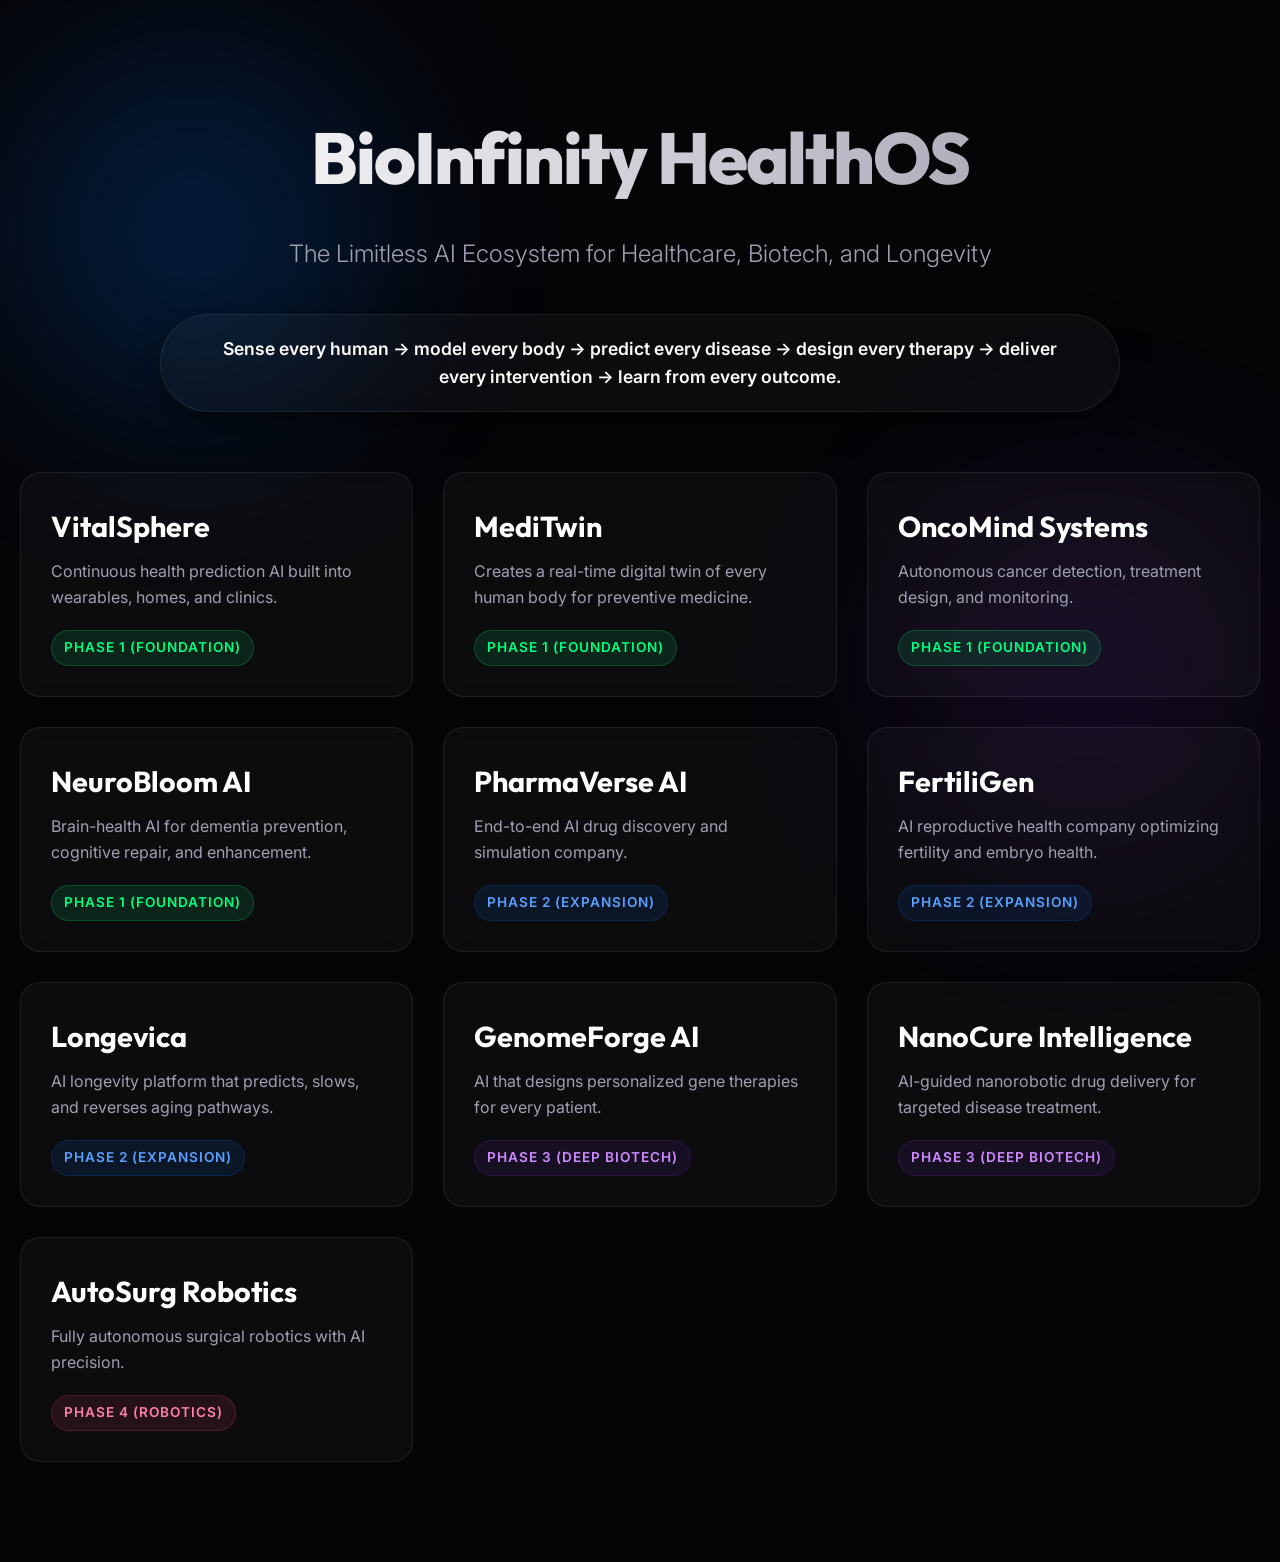
<file: index.html>
<!DOCTYPE html>
<html lang="en">
<head>
    <meta charset="UTF-8">
    <meta name="viewport" content="width=device-width, initial-scale=1.0">
    <title>BioInfinity HealthOS | Ecosystem</title>
    <link rel="preconnect" href="https://fonts.googleapis.com">
    <link rel="preconnect" href="https://fonts.gstatic.com" crossorigin>
    <link href="https://fonts.googleapis.com/css2?family=Inter:wght@300;400;600&family=Outfit:wght@400;600;800&display=swap" rel="stylesheet">
    <link rel="stylesheet" href="styles.css">
</head>
<body>
    <div class="background-glow"></div>
    <div class="background-glow secondary"></div>

    <header class="hero">
        <h1 class="glitch" data-text="BioInfinity HealthOS">BioInfinity HealthOS</h1>
        <p class="subtitle">The Limitless AI Ecosystem for Healthcare, Biotech, and Longevity</p>
        <div class="mission-statement">
            Sense every human &rarr; model every body &rarr; predict every disease &rarr; design every therapy &rarr; deliver every intervention &rarr; learn from every outcome.
        </div>
    </header>

    <main class="container">
        <div class="grid" id="company-grid">
            <!-- Cards will be injected via JS -->
        </div>
    </main>

    <script src="script.js"></script>
</body>
</html>
</file>
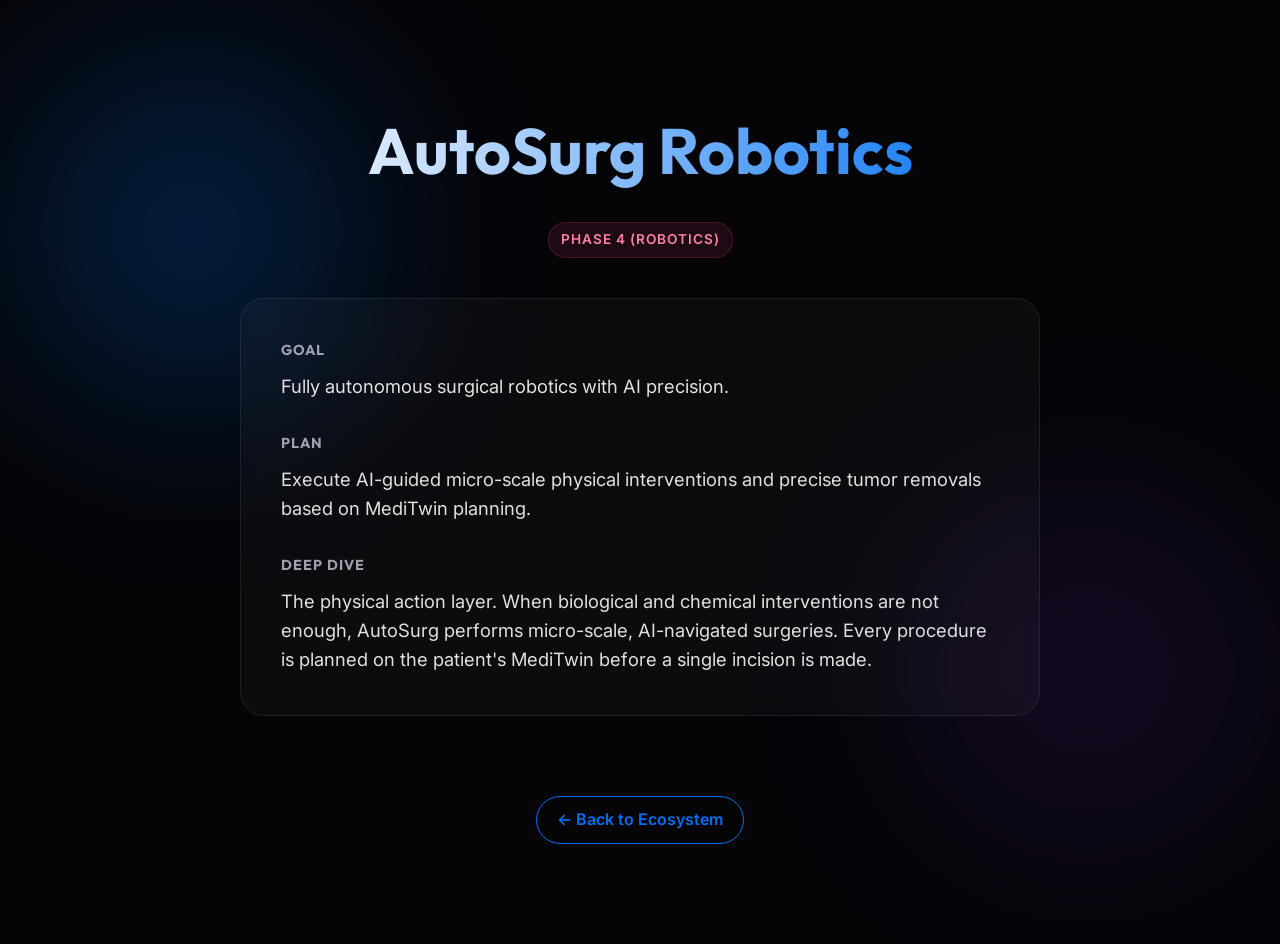
<file: autosurg.html>
<!DOCTYPE html>
<html lang="en">
<head>
    <meta charset="UTF-8">
    <meta name="viewport" content="width=device-width, initial-scale=1.0">
    <title>AutoSurg Robotics | BioInfinity HealthOS</title>
    <link rel="preconnect" href="https://fonts.googleapis.com">
    <link rel="preconnect" href="https://fonts.gstatic.com" crossorigin>
    <link href="https://fonts.googleapis.com/css2?family=Inter:wght@300;400;600&family=Outfit:wght@400;600;800&display=swap" rel="stylesheet">
    <link rel="stylesheet" href="styles.css">
    <style>
        .company-hero {
            padding: 100px 20px 40px;
            max-width: 800px;
            margin: 0 auto;
            text-align: center;
        }
        .company-hero h1 {
            font-size: 4rem;
            margin-bottom: 20px;
            background: linear-gradient(to right, #fff, var(--accent));
            -webkit-background-clip: text;
            -webkit-text-fill-color: transparent;
        }
        .back-link {
            display: inline-block;
            margin-top: 40px;
            color: var(--accent);
            text-decoration: none;
            font-weight: 600;
            border: 1px solid var(--accent);
            padding: 10px 20px;
            border-radius: 30px;
            transition: all 0.3s;
        }
        .back-link:hover {
            background: var(--accent);
            color: #fff;
        }
        .content-section {
            background: var(--card-bg);
            border: 1px solid var(--card-border);
            border-radius: 24px;
            padding: 40px;
            max-width: 800px;
            margin: 0 auto 40px;
            backdrop-filter: blur(10px);
        }
        .content-section h3 {
            color: var(--text-muted);
            font-size: 0.9rem;
            text-transform: uppercase;
            letter-spacing: 1px;
            margin-bottom: 10px;
        }
        .content-section p {
            font-size: 1.15rem;
            color: #e0e0e0;
            margin-bottom: 30px;
        }
        .content-section p:last-child {
            margin-bottom: 0;
        }
    </style>
</head>
<body>
    <div class="background-glow"></div>
    <div class="background-glow secondary"></div>

    <header class="company-hero">
        <h1>AutoSurg Robotics</h1>
        <span class="status-badge status-robotics">Phase 4 (Robotics)</span>
    </header>

    <main class="container">
        <div class="content-section">
            <h3>Goal</h3>
            <p>Fully autonomous surgical robotics with AI precision.</p>
            
            <h3>Plan</h3>
            <p>Execute AI-guided micro-scale physical interventions and precise tumor removals based on MediTwin planning.</p>
            
            <h3>Deep Dive</h3>
            <p>The physical action layer. When biological and chemical interventions are not enough, AutoSurg performs micro-scale, AI-navigated surgeries. Every procedure is planned on the patient's MediTwin before a single incision is made.</p>
        </div>
        
        <div style="text-align: center;">
            <a href="index.html" class="back-link">&larr; Back to Ecosystem</a>
        </div>
    </main>
</body>
</html>
</file>
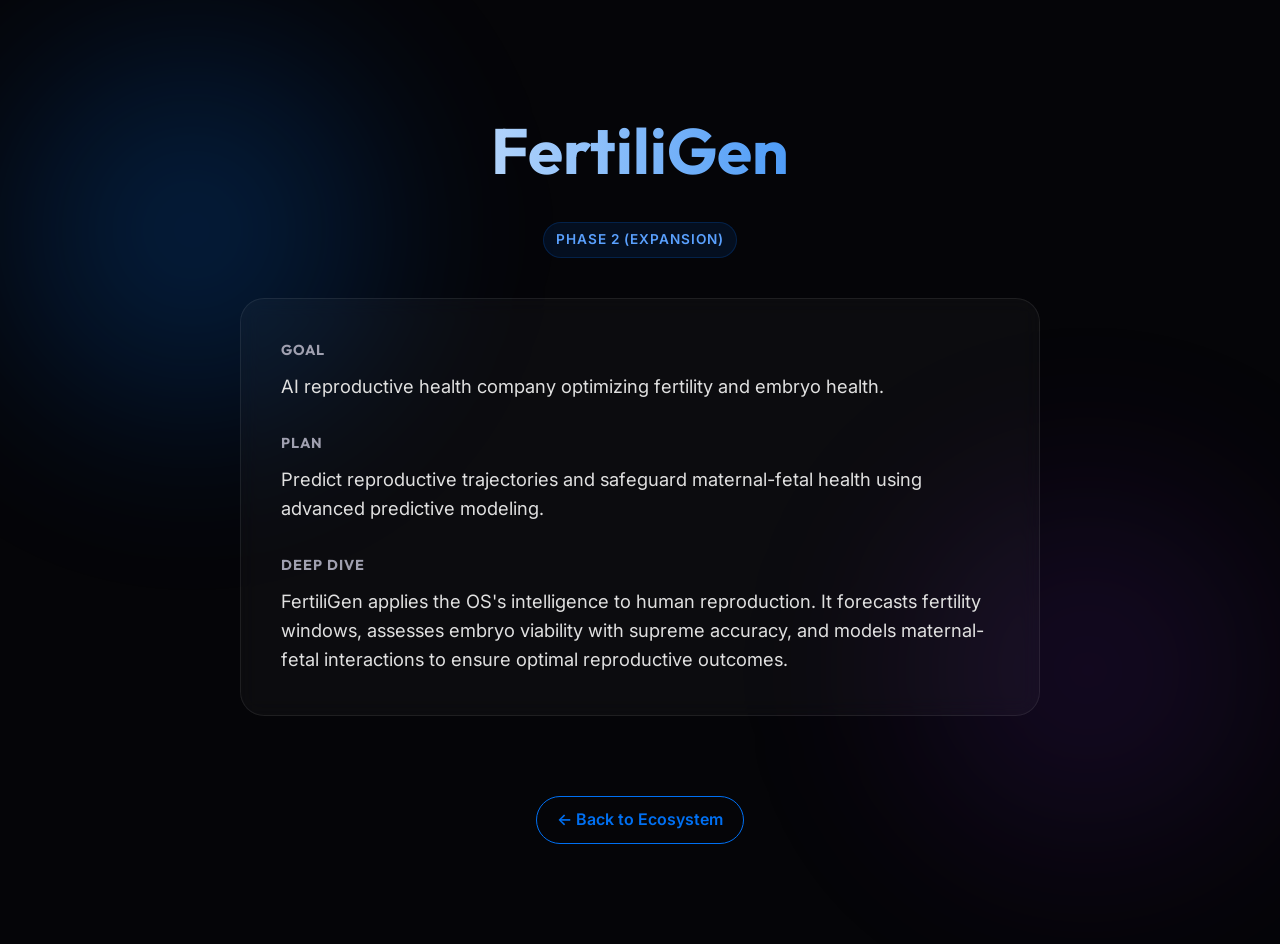
<file: fertiligen.html>
<!DOCTYPE html>
<html lang="en">
<head>
    <meta charset="UTF-8">
    <meta name="viewport" content="width=device-width, initial-scale=1.0">
    <title>FertiliGen | BioInfinity HealthOS</title>
    <link rel="preconnect" href="https://fonts.googleapis.com">
    <link rel="preconnect" href="https://fonts.gstatic.com" crossorigin>
    <link href="https://fonts.googleapis.com/css2?family=Inter:wght@300;400;600&family=Outfit:wght@400;600;800&display=swap" rel="stylesheet">
    <link rel="stylesheet" href="styles.css">
    <style>
        .company-hero {
            padding: 100px 20px 40px;
            max-width: 800px;
            margin: 0 auto;
            text-align: center;
        }
        .company-hero h1 {
            font-size: 4rem;
            margin-bottom: 20px;
            background: linear-gradient(to right, #fff, var(--accent));
            -webkit-background-clip: text;
            -webkit-text-fill-color: transparent;
        }
        .back-link {
            display: inline-block;
            margin-top: 40px;
            color: var(--accent);
            text-decoration: none;
            font-weight: 600;
            border: 1px solid var(--accent);
            padding: 10px 20px;
            border-radius: 30px;
            transition: all 0.3s;
        }
        .back-link:hover {
            background: var(--accent);
            color: #fff;
        }
        .content-section {
            background: var(--card-bg);
            border: 1px solid var(--card-border);
            border-radius: 24px;
            padding: 40px;
            max-width: 800px;
            margin: 0 auto 40px;
            backdrop-filter: blur(10px);
        }
        .content-section h3 {
            color: var(--text-muted);
            font-size: 0.9rem;
            text-transform: uppercase;
            letter-spacing: 1px;
            margin-bottom: 10px;
        }
        .content-section p {
            font-size: 1.15rem;
            color: #e0e0e0;
            margin-bottom: 30px;
        }
        .content-section p:last-child {
            margin-bottom: 0;
        }
    </style>
</head>
<body>
    <div class="background-glow"></div>
    <div class="background-glow secondary"></div>

    <header class="company-hero">
        <h1>FertiliGen</h1>
        <span class="status-badge status-expansion">Phase 2 (Expansion)</span>
    </header>

    <main class="container">
        <div class="content-section">
            <h3>Goal</h3>
            <p>AI reproductive health company optimizing fertility and embryo health.</p>
            
            <h3>Plan</h3>
            <p>Predict reproductive trajectories and safeguard maternal-fetal health using advanced predictive modeling.</p>
            
            <h3>Deep Dive</h3>
            <p>FertiliGen applies the OS's intelligence to human reproduction. It forecasts fertility windows, assesses embryo viability with supreme accuracy, and models maternal-fetal interactions to ensure optimal reproductive outcomes.</p>
        </div>
        
        <div style="text-align: center;">
            <a href="index.html" class="back-link">&larr; Back to Ecosystem</a>
        </div>
    </main>
</body>
</html>
</file>
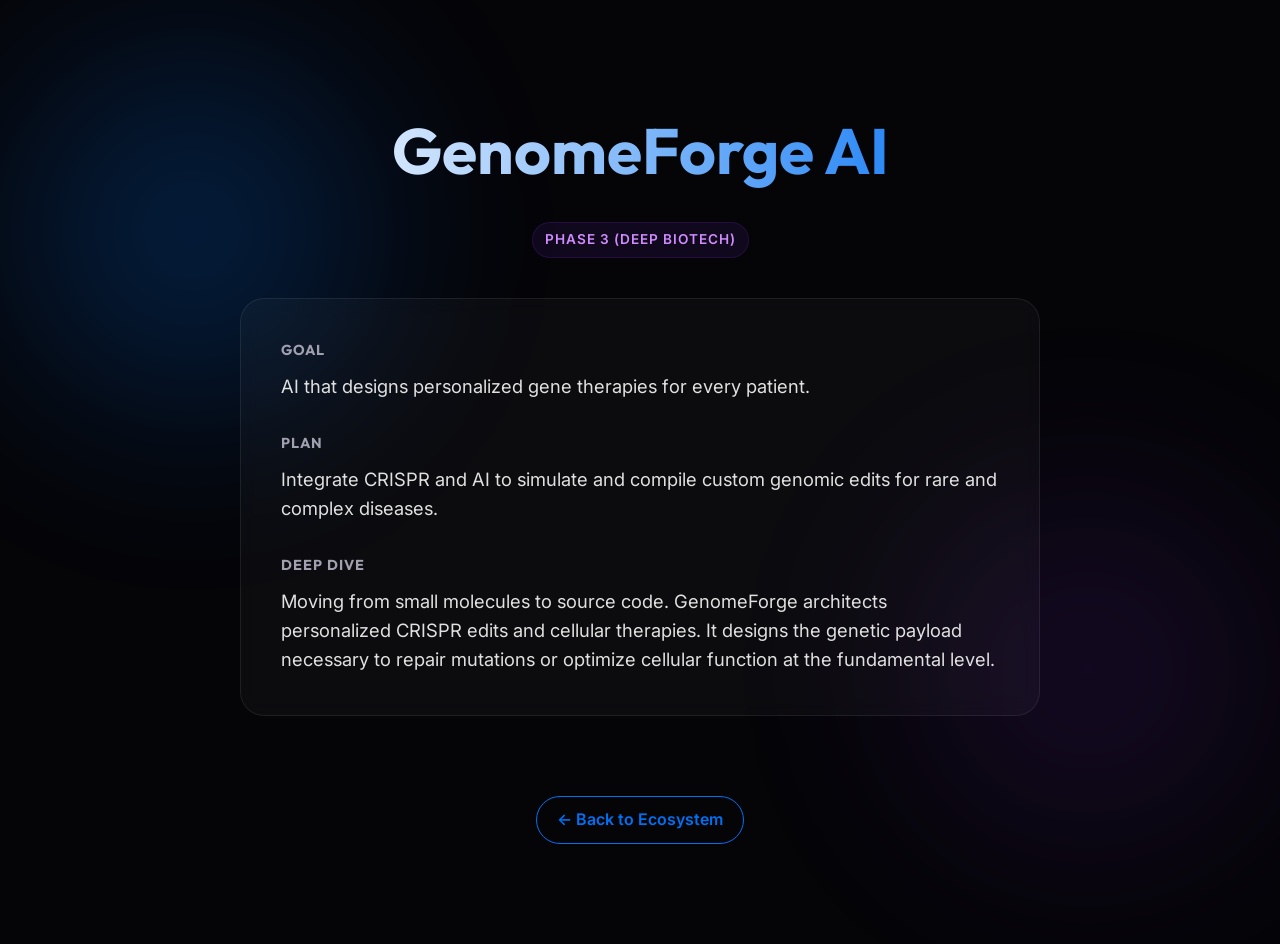
<file: genomeforge.html>
<!DOCTYPE html>
<html lang="en">
<head>
    <meta charset="UTF-8">
    <meta name="viewport" content="width=device-width, initial-scale=1.0">
    <title>GenomeForge AI | BioInfinity HealthOS</title>
    <link rel="preconnect" href="https://fonts.googleapis.com">
    <link rel="preconnect" href="https://fonts.gstatic.com" crossorigin>
    <link href="https://fonts.googleapis.com/css2?family=Inter:wght@300;400;600&family=Outfit:wght@400;600;800&display=swap" rel="stylesheet">
    <link rel="stylesheet" href="styles.css">
    <style>
        .company-hero {
            padding: 100px 20px 40px;
            max-width: 800px;
            margin: 0 auto;
            text-align: center;
        }
        .company-hero h1 {
            font-size: 4rem;
            margin-bottom: 20px;
            background: linear-gradient(to right, #fff, var(--accent));
            -webkit-background-clip: text;
            -webkit-text-fill-color: transparent;
        }
        .back-link {
            display: inline-block;
            margin-top: 40px;
            color: var(--accent);
            text-decoration: none;
            font-weight: 600;
            border: 1px solid var(--accent);
            padding: 10px 20px;
            border-radius: 30px;
            transition: all 0.3s;
        }
        .back-link:hover {
            background: var(--accent);
            color: #fff;
        }
        .content-section {
            background: var(--card-bg);
            border: 1px solid var(--card-border);
            border-radius: 24px;
            padding: 40px;
            max-width: 800px;
            margin: 0 auto 40px;
            backdrop-filter: blur(10px);
        }
        .content-section h3 {
            color: var(--text-muted);
            font-size: 0.9rem;
            text-transform: uppercase;
            letter-spacing: 1px;
            margin-bottom: 10px;
        }
        .content-section p {
            font-size: 1.15rem;
            color: #e0e0e0;
            margin-bottom: 30px;
        }
        .content-section p:last-child {
            margin-bottom: 0;
        }
    </style>
</head>
<body>
    <div class="background-glow"></div>
    <div class="background-glow secondary"></div>

    <header class="company-hero">
        <h1>GenomeForge AI</h1>
        <span class="status-badge status-biotech">Phase 3 (Deep Biotech)</span>
    </header>

    <main class="container">
        <div class="content-section">
            <h3>Goal</h3>
            <p>AI that designs personalized gene therapies for every patient.</p>
            
            <h3>Plan</h3>
            <p>Integrate CRISPR and AI to simulate and compile custom genomic edits for rare and complex diseases.</p>
            
            <h3>Deep Dive</h3>
            <p>Moving from small molecules to source code. GenomeForge architects personalized CRISPR edits and cellular therapies. It designs the genetic payload necessary to repair mutations or optimize cellular function at the fundamental level.</p>
        </div>
        
        <div style="text-align: center;">
            <a href="index.html" class="back-link">&larr; Back to Ecosystem</a>
        </div>
    </main>
</body>
</html>
</file>
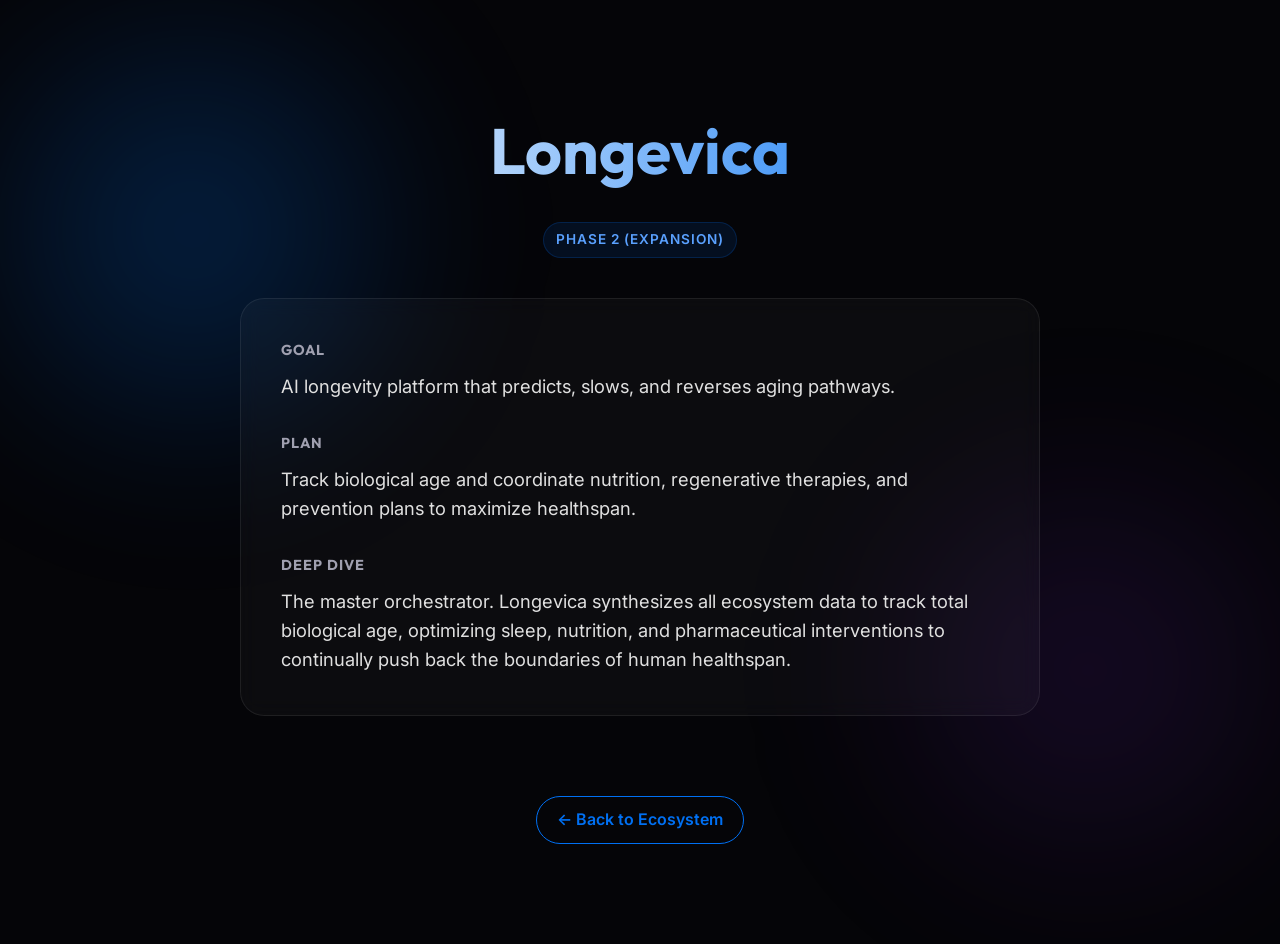
<file: longevica.html>
<!DOCTYPE html>
<html lang="en">
<head>
    <meta charset="UTF-8">
    <meta name="viewport" content="width=device-width, initial-scale=1.0">
    <title>Longevica | BioInfinity HealthOS</title>
    <link rel="preconnect" href="https://fonts.googleapis.com">
    <link rel="preconnect" href="https://fonts.gstatic.com" crossorigin>
    <link href="https://fonts.googleapis.com/css2?family=Inter:wght@300;400;600&family=Outfit:wght@400;600;800&display=swap" rel="stylesheet">
    <link rel="stylesheet" href="styles.css">
    <style>
        .company-hero {
            padding: 100px 20px 40px;
            max-width: 800px;
            margin: 0 auto;
            text-align: center;
        }
        .company-hero h1 {
            font-size: 4rem;
            margin-bottom: 20px;
            background: linear-gradient(to right, #fff, var(--accent));
            -webkit-background-clip: text;
            -webkit-text-fill-color: transparent;
        }
        .back-link {
            display: inline-block;
            margin-top: 40px;
            color: var(--accent);
            text-decoration: none;
            font-weight: 600;
            border: 1px solid var(--accent);
            padding: 10px 20px;
            border-radius: 30px;
            transition: all 0.3s;
        }
        .back-link:hover {
            background: var(--accent);
            color: #fff;
        }
        .content-section {
            background: var(--card-bg);
            border: 1px solid var(--card-border);
            border-radius: 24px;
            padding: 40px;
            max-width: 800px;
            margin: 0 auto 40px;
            backdrop-filter: blur(10px);
        }
        .content-section h3 {
            color: var(--text-muted);
            font-size: 0.9rem;
            text-transform: uppercase;
            letter-spacing: 1px;
            margin-bottom: 10px;
        }
        .content-section p {
            font-size: 1.15rem;
            color: #e0e0e0;
            margin-bottom: 30px;
        }
        .content-section p:last-child {
            margin-bottom: 0;
        }
    </style>
</head>
<body>
    <div class="background-glow"></div>
    <div class="background-glow secondary"></div>

    <header class="company-hero">
        <h1>Longevica</h1>
        <span class="status-badge status-expansion">Phase 2 (Expansion)</span>
    </header>

    <main class="container">
        <div class="content-section">
            <h3>Goal</h3>
            <p>AI longevity platform that predicts, slows, and reverses aging pathways.</p>
            
            <h3>Plan</h3>
            <p>Track biological age and coordinate nutrition, regenerative therapies, and prevention plans to maximize healthspan.</p>
            
            <h3>Deep Dive</h3>
            <p>The master orchestrator. Longevica synthesizes all ecosystem data to track total biological age, optimizing sleep, nutrition, and pharmaceutical interventions to continually push back the boundaries of human healthspan.</p>
        </div>
        
        <div style="text-align: center;">
            <a href="index.html" class="back-link">&larr; Back to Ecosystem</a>
        </div>
    </main>
</body>
</html>
</file>
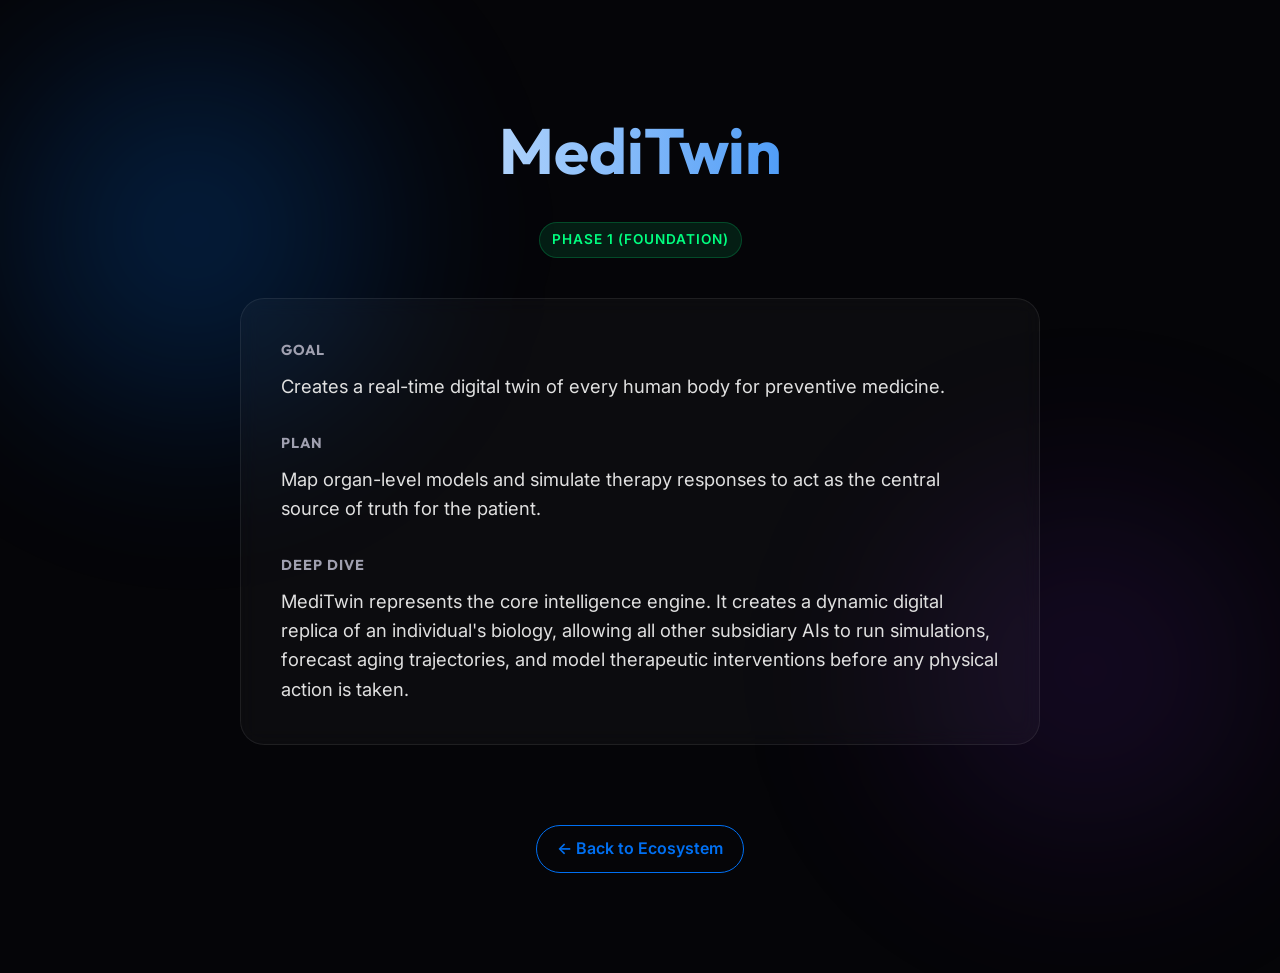
<file: meditwin.html>
<!DOCTYPE html>
<html lang="en">
<head>
    <meta charset="UTF-8">
    <meta name="viewport" content="width=device-width, initial-scale=1.0">
    <title>MediTwin | BioInfinity HealthOS</title>
    <link rel="preconnect" href="https://fonts.googleapis.com">
    <link rel="preconnect" href="https://fonts.gstatic.com" crossorigin>
    <link href="https://fonts.googleapis.com/css2?family=Inter:wght@300;400;600&family=Outfit:wght@400;600;800&display=swap" rel="stylesheet">
    <link rel="stylesheet" href="styles.css">
    <style>
        .company-hero {
            padding: 100px 20px 40px;
            max-width: 800px;
            margin: 0 auto;
            text-align: center;
        }
        .company-hero h1 {
            font-size: 4rem;
            margin-bottom: 20px;
            background: linear-gradient(to right, #fff, var(--accent));
            -webkit-background-clip: text;
            -webkit-text-fill-color: transparent;
        }
        .back-link {
            display: inline-block;
            margin-top: 40px;
            color: var(--accent);
            text-decoration: none;
            font-weight: 600;
            border: 1px solid var(--accent);
            padding: 10px 20px;
            border-radius: 30px;
            transition: all 0.3s;
        }
        .back-link:hover {
            background: var(--accent);
            color: #fff;
        }
        .content-section {
            background: var(--card-bg);
            border: 1px solid var(--card-border);
            border-radius: 24px;
            padding: 40px;
            max-width: 800px;
            margin: 0 auto 40px;
            backdrop-filter: blur(10px);
        }
        .content-section h3 {
            color: var(--text-muted);
            font-size: 0.9rem;
            text-transform: uppercase;
            letter-spacing: 1px;
            margin-bottom: 10px;
        }
        .content-section p {
            font-size: 1.15rem;
            color: #e0e0e0;
            margin-bottom: 30px;
        }
        .content-section p:last-child {
            margin-bottom: 0;
        }
    </style>
</head>
<body>
    <div class="background-glow"></div>
    <div class="background-glow secondary"></div>

    <header class="company-hero">
        <h1>MediTwin</h1>
        <span class="status-badge status-active">Phase 1 (Foundation)</span>
    </header>

    <main class="container">
        <div class="content-section">
            <h3>Goal</h3>
            <p>Creates a real-time digital twin of every human body for preventive medicine.</p>
            
            <h3>Plan</h3>
            <p>Map organ-level models and simulate therapy responses to act as the central source of truth for the patient.</p>
            
            <h3>Deep Dive</h3>
            <p>MediTwin represents the core intelligence engine. It creates a dynamic digital replica of an individual's biology, allowing all other subsidiary AIs to run simulations, forecast aging trajectories, and model therapeutic interventions before any physical action is taken.</p>
        </div>
        
        <div style="text-align: center;">
            <a href="index.html" class="back-link">&larr; Back to Ecosystem</a>
        </div>
    </main>
</body>
</html>
</file>
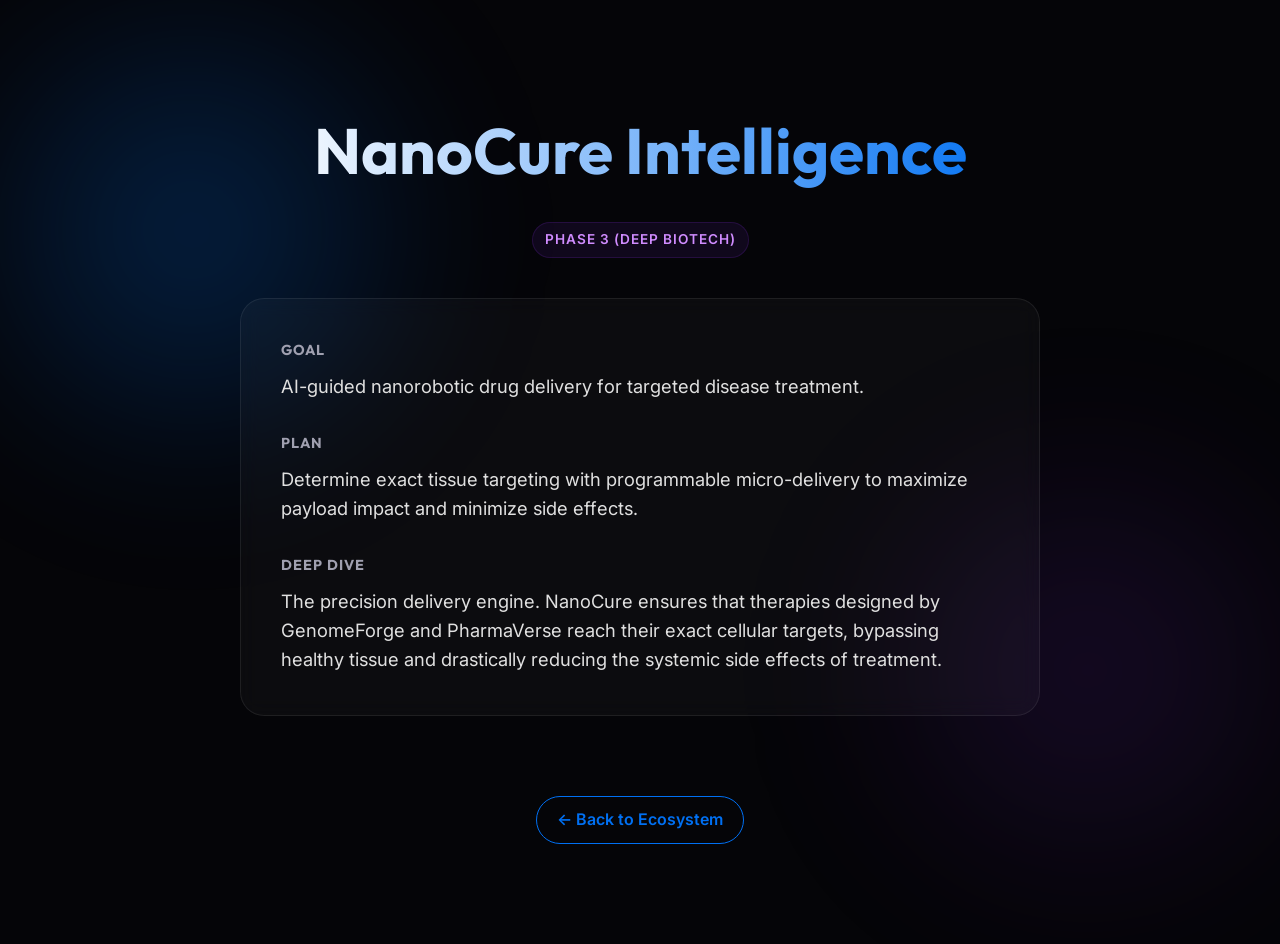
<file: nanocure.html>
<!DOCTYPE html>
<html lang="en">
<head>
    <meta charset="UTF-8">
    <meta name="viewport" content="width=device-width, initial-scale=1.0">
    <title>NanoCure Intelligence | BioInfinity HealthOS</title>
    <link rel="preconnect" href="https://fonts.googleapis.com">
    <link rel="preconnect" href="https://fonts.gstatic.com" crossorigin>
    <link href="https://fonts.googleapis.com/css2?family=Inter:wght@300;400;600&family=Outfit:wght@400;600;800&display=swap" rel="stylesheet">
    <link rel="stylesheet" href="styles.css">
    <style>
        .company-hero {
            padding: 100px 20px 40px;
            max-width: 800px;
            margin: 0 auto;
            text-align: center;
        }
        .company-hero h1 {
            font-size: 4rem;
            margin-bottom: 20px;
            background: linear-gradient(to right, #fff, var(--accent));
            -webkit-background-clip: text;
            -webkit-text-fill-color: transparent;
        }
        .back-link {
            display: inline-block;
            margin-top: 40px;
            color: var(--accent);
            text-decoration: none;
            font-weight: 600;
            border: 1px solid var(--accent);
            padding: 10px 20px;
            border-radius: 30px;
            transition: all 0.3s;
        }
        .back-link:hover {
            background: var(--accent);
            color: #fff;
        }
        .content-section {
            background: var(--card-bg);
            border: 1px solid var(--card-border);
            border-radius: 24px;
            padding: 40px;
            max-width: 800px;
            margin: 0 auto 40px;
            backdrop-filter: blur(10px);
        }
        .content-section h3 {
            color: var(--text-muted);
            font-size: 0.9rem;
            text-transform: uppercase;
            letter-spacing: 1px;
            margin-bottom: 10px;
        }
        .content-section p {
            font-size: 1.15rem;
            color: #e0e0e0;
            margin-bottom: 30px;
        }
        .content-section p:last-child {
            margin-bottom: 0;
        }
    </style>
</head>
<body>
    <div class="background-glow"></div>
    <div class="background-glow secondary"></div>

    <header class="company-hero">
        <h1>NanoCure Intelligence</h1>
        <span class="status-badge status-biotech">Phase 3 (Deep Biotech)</span>
    </header>

    <main class="container">
        <div class="content-section">
            <h3>Goal</h3>
            <p>AI-guided nanorobotic drug delivery for targeted disease treatment.</p>
            
            <h3>Plan</h3>
            <p>Determine exact tissue targeting with programmable micro-delivery to maximize payload impact and minimize side effects.</p>
            
            <h3>Deep Dive</h3>
            <p>The precision delivery engine. NanoCure ensures that therapies designed by GenomeForge and PharmaVerse reach their exact cellular targets, bypassing healthy tissue and drastically reducing the systemic side effects of treatment.</p>
        </div>
        
        <div style="text-align: center;">
            <a href="index.html" class="back-link">&larr; Back to Ecosystem</a>
        </div>
    </main>
</body>
</html>
</file>
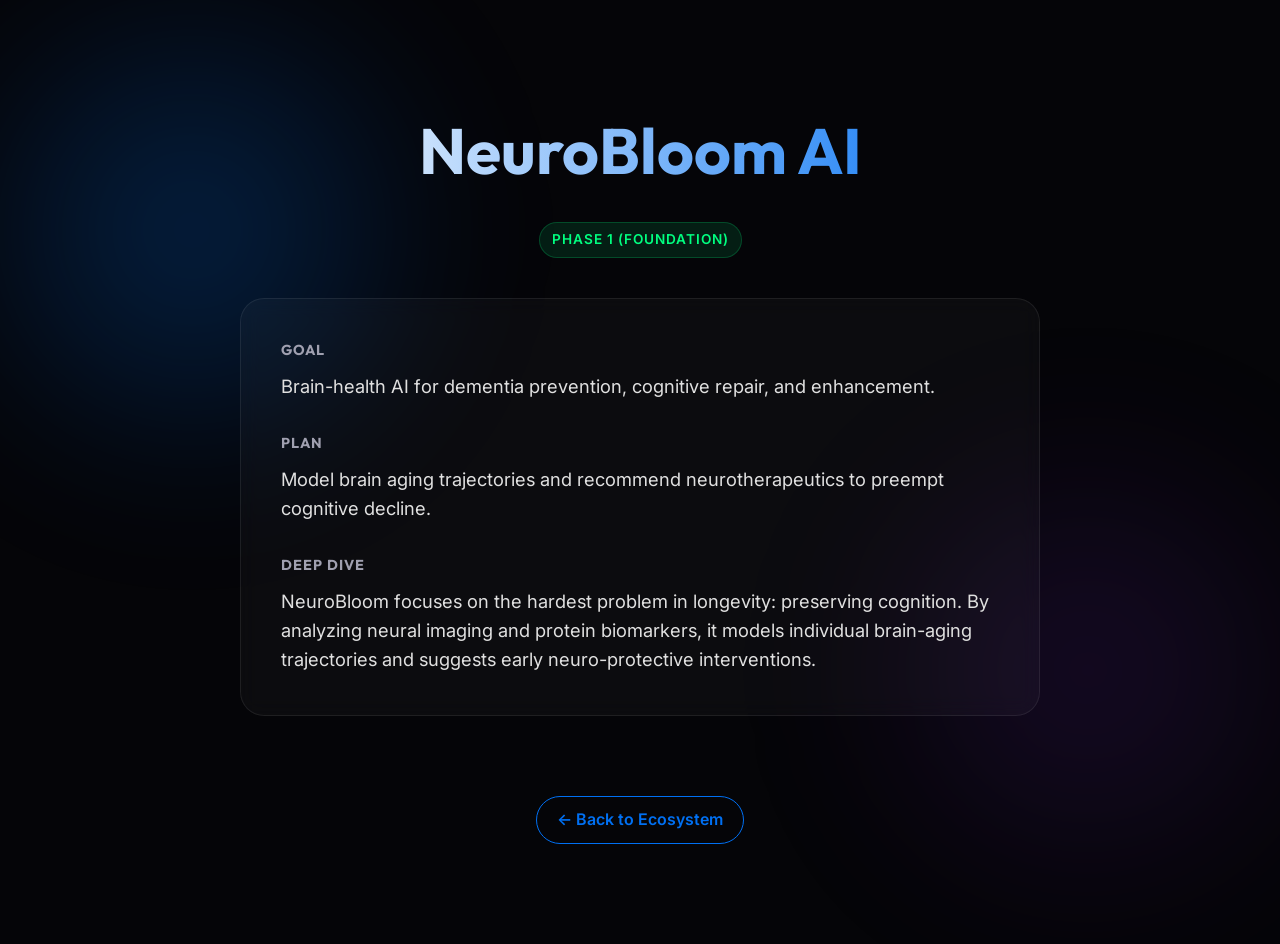
<file: neurobloom.html>
<!DOCTYPE html>
<html lang="en">
<head>
    <meta charset="UTF-8">
    <meta name="viewport" content="width=device-width, initial-scale=1.0">
    <title>NeuroBloom AI | BioInfinity HealthOS</title>
    <link rel="preconnect" href="https://fonts.googleapis.com">
    <link rel="preconnect" href="https://fonts.gstatic.com" crossorigin>
    <link href="https://fonts.googleapis.com/css2?family=Inter:wght@300;400;600&family=Outfit:wght@400;600;800&display=swap" rel="stylesheet">
    <link rel="stylesheet" href="styles.css">
    <style>
        .company-hero {
            padding: 100px 20px 40px;
            max-width: 800px;
            margin: 0 auto;
            text-align: center;
        }
        .company-hero h1 {
            font-size: 4rem;
            margin-bottom: 20px;
            background: linear-gradient(to right, #fff, var(--accent));
            -webkit-background-clip: text;
            -webkit-text-fill-color: transparent;
        }
        .back-link {
            display: inline-block;
            margin-top: 40px;
            color: var(--accent);
            text-decoration: none;
            font-weight: 600;
            border: 1px solid var(--accent);
            padding: 10px 20px;
            border-radius: 30px;
            transition: all 0.3s;
        }
        .back-link:hover {
            background: var(--accent);
            color: #fff;
        }
        .content-section {
            background: var(--card-bg);
            border: 1px solid var(--card-border);
            border-radius: 24px;
            padding: 40px;
            max-width: 800px;
            margin: 0 auto 40px;
            backdrop-filter: blur(10px);
        }
        .content-section h3 {
            color: var(--text-muted);
            font-size: 0.9rem;
            text-transform: uppercase;
            letter-spacing: 1px;
            margin-bottom: 10px;
        }
        .content-section p {
            font-size: 1.15rem;
            color: #e0e0e0;
            margin-bottom: 30px;
        }
        .content-section p:last-child {
            margin-bottom: 0;
        }
    </style>
</head>
<body>
    <div class="background-glow"></div>
    <div class="background-glow secondary"></div>

    <header class="company-hero">
        <h1>NeuroBloom AI</h1>
        <span class="status-badge status-active">Phase 1 (Foundation)</span>
    </header>

    <main class="container">
        <div class="content-section">
            <h3>Goal</h3>
            <p>Brain-health AI for dementia prevention, cognitive repair, and enhancement.</p>
            
            <h3>Plan</h3>
            <p>Model brain aging trajectories and recommend neurotherapeutics to preempt cognitive decline.</p>
            
            <h3>Deep Dive</h3>
            <p>NeuroBloom focuses on the hardest problem in longevity: preserving cognition. By analyzing neural imaging and protein biomarkers, it models individual brain-aging trajectories and suggests early neuro-protective interventions.</p>
        </div>
        
        <div style="text-align: center;">
            <a href="index.html" class="back-link">&larr; Back to Ecosystem</a>
        </div>
    </main>
</body>
</html>
</file>
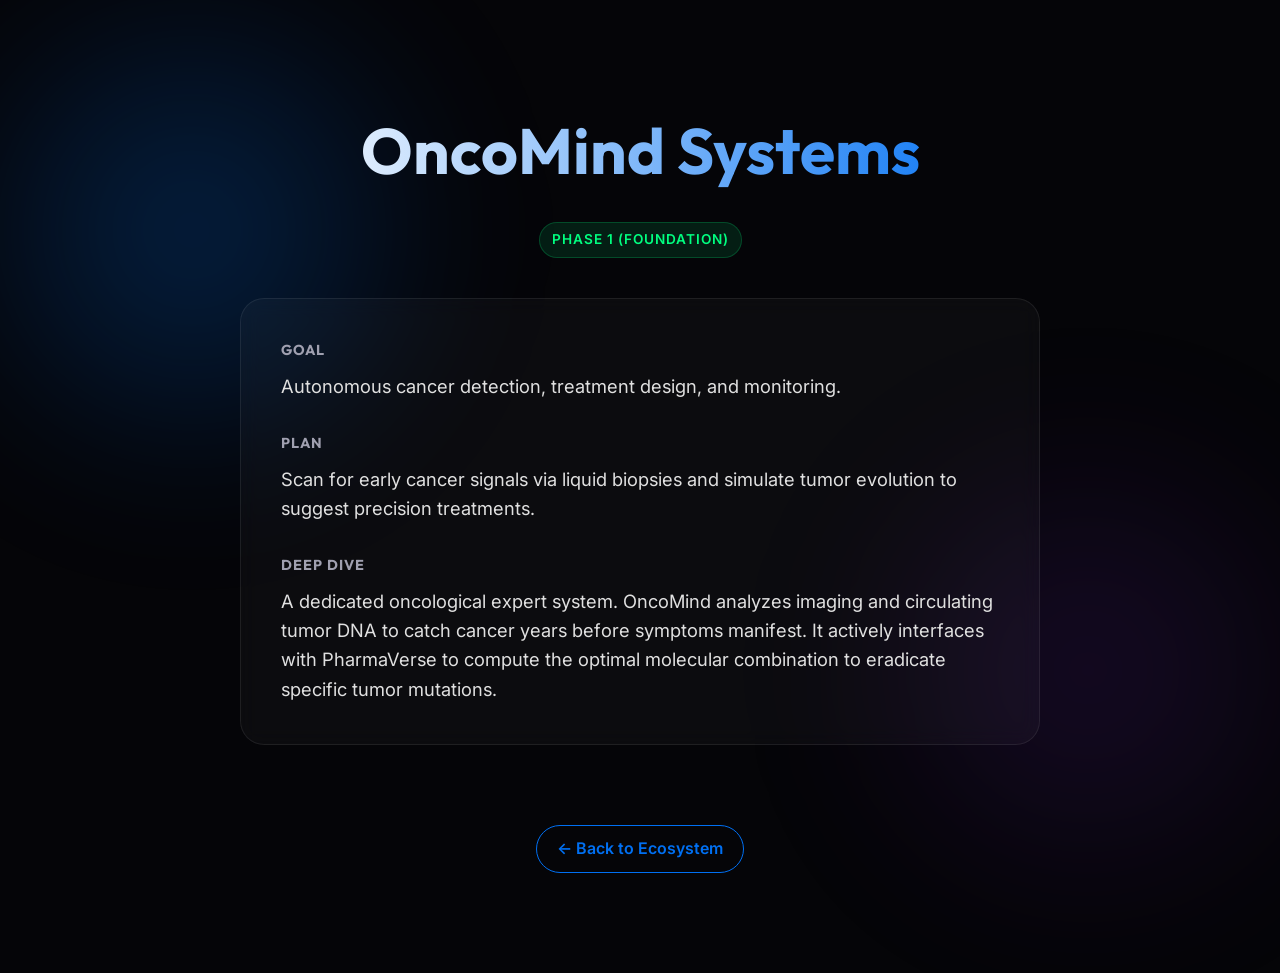
<file: oncomind.html>
<!DOCTYPE html>
<html lang="en">
<head>
    <meta charset="UTF-8">
    <meta name="viewport" content="width=device-width, initial-scale=1.0">
    <title>OncoMind Systems | BioInfinity HealthOS</title>
    <link rel="preconnect" href="https://fonts.googleapis.com">
    <link rel="preconnect" href="https://fonts.gstatic.com" crossorigin>
    <link href="https://fonts.googleapis.com/css2?family=Inter:wght@300;400;600&family=Outfit:wght@400;600;800&display=swap" rel="stylesheet">
    <link rel="stylesheet" href="styles.css">
    <style>
        .company-hero {
            padding: 100px 20px 40px;
            max-width: 800px;
            margin: 0 auto;
            text-align: center;
        }
        .company-hero h1 {
            font-size: 4rem;
            margin-bottom: 20px;
            background: linear-gradient(to right, #fff, var(--accent));
            -webkit-background-clip: text;
            -webkit-text-fill-color: transparent;
        }
        .back-link {
            display: inline-block;
            margin-top: 40px;
            color: var(--accent);
            text-decoration: none;
            font-weight: 600;
            border: 1px solid var(--accent);
            padding: 10px 20px;
            border-radius: 30px;
            transition: all 0.3s;
        }
        .back-link:hover {
            background: var(--accent);
            color: #fff;
        }
        .content-section {
            background: var(--card-bg);
            border: 1px solid var(--card-border);
            border-radius: 24px;
            padding: 40px;
            max-width: 800px;
            margin: 0 auto 40px;
            backdrop-filter: blur(10px);
        }
        .content-section h3 {
            color: var(--text-muted);
            font-size: 0.9rem;
            text-transform: uppercase;
            letter-spacing: 1px;
            margin-bottom: 10px;
        }
        .content-section p {
            font-size: 1.15rem;
            color: #e0e0e0;
            margin-bottom: 30px;
        }
        .content-section p:last-child {
            margin-bottom: 0;
        }
    </style>
</head>
<body>
    <div class="background-glow"></div>
    <div class="background-glow secondary"></div>

    <header class="company-hero">
        <h1>OncoMind Systems</h1>
        <span class="status-badge status-active">Phase 1 (Foundation)</span>
    </header>

    <main class="container">
        <div class="content-section">
            <h3>Goal</h3>
            <p>Autonomous cancer detection, treatment design, and monitoring.</p>
            
            <h3>Plan</h3>
            <p>Scan for early cancer signals via liquid biopsies and simulate tumor evolution to suggest precision treatments.</p>
            
            <h3>Deep Dive</h3>
            <p>A dedicated oncological expert system. OncoMind analyzes imaging and circulating tumor DNA to catch cancer years before symptoms manifest. It actively interfaces with PharmaVerse to compute the optimal molecular combination to eradicate specific tumor mutations.</p>
        </div>
        
        <div style="text-align: center;">
            <a href="index.html" class="back-link">&larr; Back to Ecosystem</a>
        </div>
    </main>
</body>
</html>
</file>
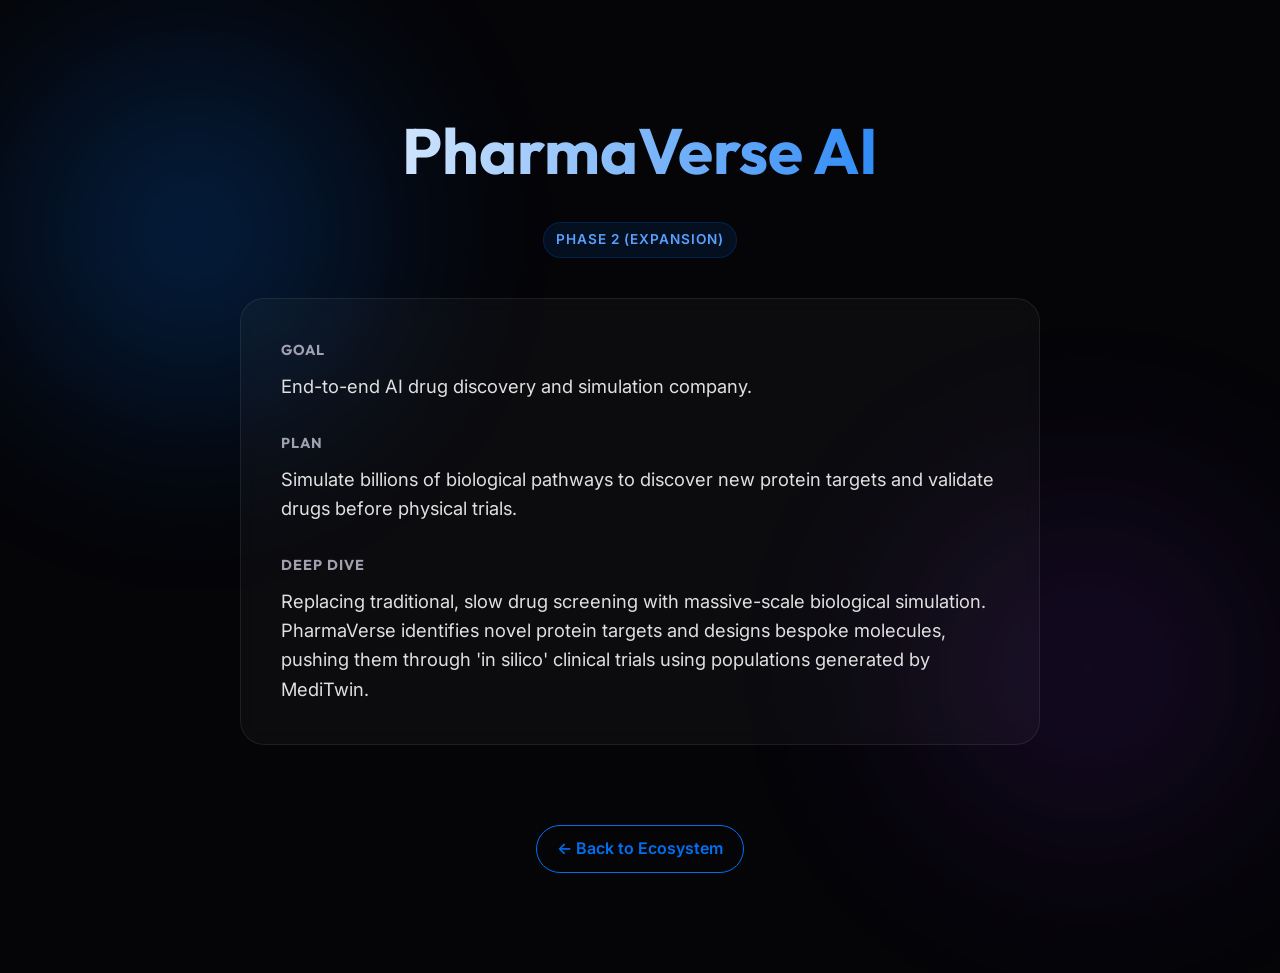
<file: pharmaverse.html>
<!DOCTYPE html>
<html lang="en">
<head>
    <meta charset="UTF-8">
    <meta name="viewport" content="width=device-width, initial-scale=1.0">
    <title>PharmaVerse AI | BioInfinity HealthOS</title>
    <link rel="preconnect" href="https://fonts.googleapis.com">
    <link rel="preconnect" href="https://fonts.gstatic.com" crossorigin>
    <link href="https://fonts.googleapis.com/css2?family=Inter:wght@300;400;600&family=Outfit:wght@400;600;800&display=swap" rel="stylesheet">
    <link rel="stylesheet" href="styles.css">
    <style>
        .company-hero {
            padding: 100px 20px 40px;
            max-width: 800px;
            margin: 0 auto;
            text-align: center;
        }
        .company-hero h1 {
            font-size: 4rem;
            margin-bottom: 20px;
            background: linear-gradient(to right, #fff, var(--accent));
            -webkit-background-clip: text;
            -webkit-text-fill-color: transparent;
        }
        .back-link {
            display: inline-block;
            margin-top: 40px;
            color: var(--accent);
            text-decoration: none;
            font-weight: 600;
            border: 1px solid var(--accent);
            padding: 10px 20px;
            border-radius: 30px;
            transition: all 0.3s;
        }
        .back-link:hover {
            background: var(--accent);
            color: #fff;
        }
        .content-section {
            background: var(--card-bg);
            border: 1px solid var(--card-border);
            border-radius: 24px;
            padding: 40px;
            max-width: 800px;
            margin: 0 auto 40px;
            backdrop-filter: blur(10px);
        }
        .content-section h3 {
            color: var(--text-muted);
            font-size: 0.9rem;
            text-transform: uppercase;
            letter-spacing: 1px;
            margin-bottom: 10px;
        }
        .content-section p {
            font-size: 1.15rem;
            color: #e0e0e0;
            margin-bottom: 30px;
        }
        .content-section p:last-child {
            margin-bottom: 0;
        }
    </style>
</head>
<body>
    <div class="background-glow"></div>
    <div class="background-glow secondary"></div>

    <header class="company-hero">
        <h1>PharmaVerse AI</h1>
        <span class="status-badge status-expansion">Phase 2 (Expansion)</span>
    </header>

    <main class="container">
        <div class="content-section">
            <h3>Goal</h3>
            <p>End-to-end AI drug discovery and simulation company.</p>
            
            <h3>Plan</h3>
            <p>Simulate billions of biological pathways to discover new protein targets and validate drugs before physical trials.</p>
            
            <h3>Deep Dive</h3>
            <p>Replacing traditional, slow drug screening with massive-scale biological simulation. PharmaVerse identifies novel protein targets and designs bespoke molecules, pushing them through 'in silico' clinical trials using populations generated by MediTwin.</p>
        </div>
        
        <div style="text-align: center;">
            <a href="index.html" class="back-link">&larr; Back to Ecosystem</a>
        </div>
    </main>
</body>
</html>
</file>
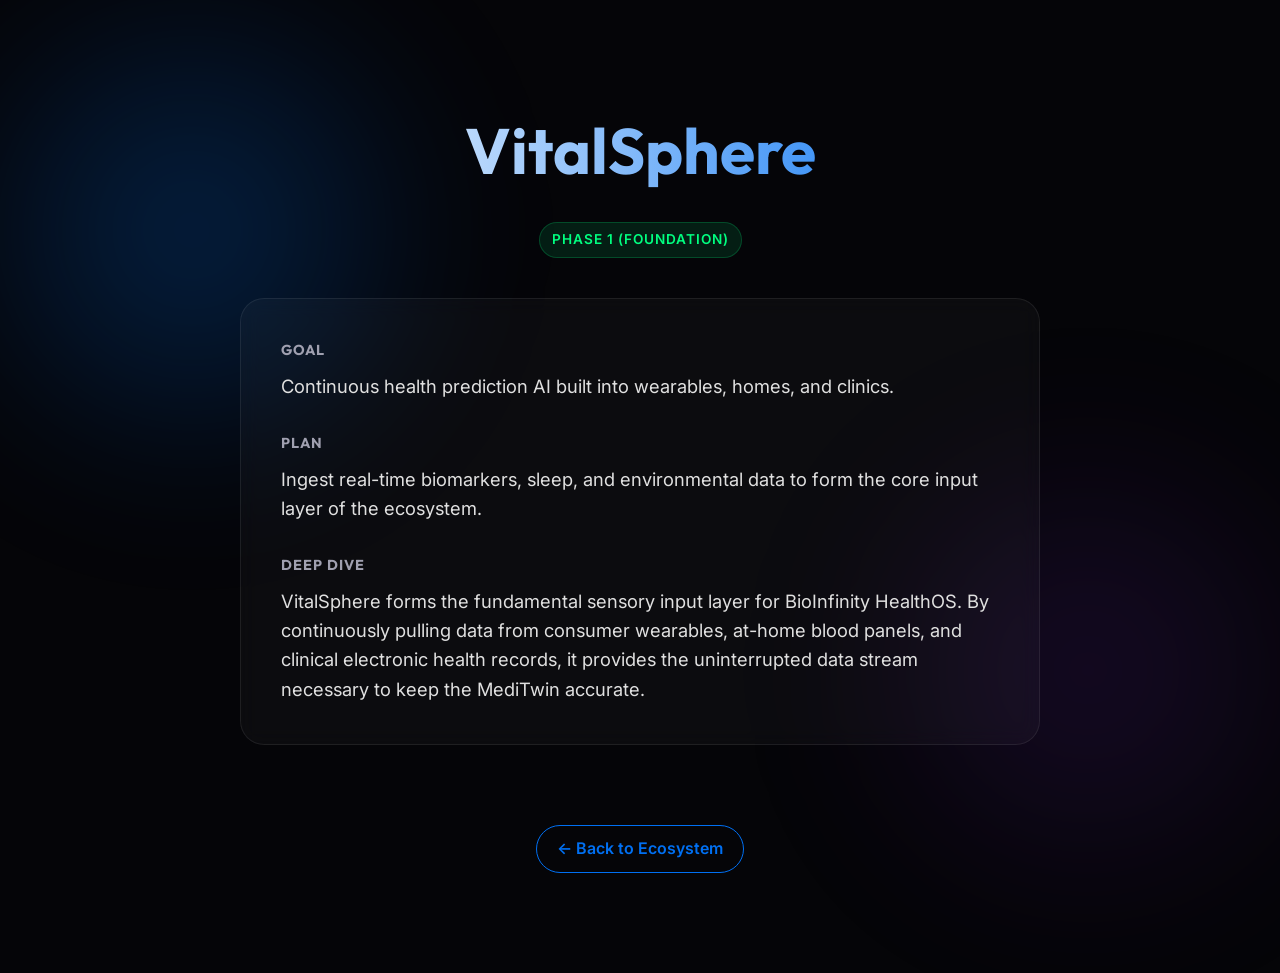
<file: vitalsphere.html>
<!DOCTYPE html>
<html lang="en">
<head>
    <meta charset="UTF-8">
    <meta name="viewport" content="width=device-width, initial-scale=1.0">
    <title>VitalSphere | BioInfinity HealthOS</title>
    <link rel="preconnect" href="https://fonts.googleapis.com">
    <link rel="preconnect" href="https://fonts.gstatic.com" crossorigin>
    <link href="https://fonts.googleapis.com/css2?family=Inter:wght@300;400;600&family=Outfit:wght@400;600;800&display=swap" rel="stylesheet">
    <link rel="stylesheet" href="styles.css">
    <style>
        .company-hero {
            padding: 100px 20px 40px;
            max-width: 800px;
            margin: 0 auto;
            text-align: center;
        }
        .company-hero h1 {
            font-size: 4rem;
            margin-bottom: 20px;
            background: linear-gradient(to right, #fff, var(--accent));
            -webkit-background-clip: text;
            -webkit-text-fill-color: transparent;
        }
        .back-link {
            display: inline-block;
            margin-top: 40px;
            color: var(--accent);
            text-decoration: none;
            font-weight: 600;
            border: 1px solid var(--accent);
            padding: 10px 20px;
            border-radius: 30px;
            transition: all 0.3s;
        }
        .back-link:hover {
            background: var(--accent);
            color: #fff;
        }
        .content-section {
            background: var(--card-bg);
            border: 1px solid var(--card-border);
            border-radius: 24px;
            padding: 40px;
            max-width: 800px;
            margin: 0 auto 40px;
            backdrop-filter: blur(10px);
        }
        .content-section h3 {
            color: var(--text-muted);
            font-size: 0.9rem;
            text-transform: uppercase;
            letter-spacing: 1px;
            margin-bottom: 10px;
        }
        .content-section p {
            font-size: 1.15rem;
            color: #e0e0e0;
            margin-bottom: 30px;
        }
        .content-section p:last-child {
            margin-bottom: 0;
        }
    </style>
</head>
<body>
    <div class="background-glow"></div>
    <div class="background-glow secondary"></div>

    <header class="company-hero">
        <h1>VitalSphere</h1>
        <span class="status-badge status-active">Phase 1 (Foundation)</span>
    </header>

    <main class="container">
        <div class="content-section">
            <h3>Goal</h3>
            <p>Continuous health prediction AI built into wearables, homes, and clinics.</p>
            
            <h3>Plan</h3>
            <p>Ingest real-time biomarkers, sleep, and environmental data to form the core input layer of the ecosystem.</p>
            
            <h3>Deep Dive</h3>
            <p>VitalSphere forms the fundamental sensory input layer for BioInfinity HealthOS. By continuously pulling data from consumer wearables, at-home blood panels, and clinical electronic health records, it provides the uninterrupted data stream necessary to keep the MediTwin accurate.</p>
        </div>
        
        <div style="text-align: center;">
            <a href="index.html" class="back-link">&larr; Back to Ecosystem</a>
        </div>
    </main>
</body>
</html>
</file>
<file: styles.css>
:root {
    --bg-color: #050508;
    --card-bg: rgba(255, 255, 255, 0.03);
    --card-border: rgba(255, 255, 255, 0.08);
    --text-main: #f0f0f5;
    --text-muted: #a0a0b0;
    --accent: #0070f3;
    --accent-glow: rgba(0, 112, 243, 0.5);
    --secondary: #7928ca;
}

* {
    box-sizing: border-box;
    margin: 0;
    padding: 0;
}

body {
    background-color: var(--bg-color);
    color: var(--text-main);
    font-family: 'Inter', sans-serif;
    min-height: 100vh;
    overflow-x: hidden;
    position: relative;
    line-height: 1.6;
}

h1, h2, h3 {
    font-family: 'Outfit', sans-serif;
}

/* Dynamic Background Glows */
.background-glow {
    position: fixed;
    top: -10%;
    left: -10%;
    width: 50vw;
    height: 50vw;
    background: radial-gradient(circle, var(--accent-glow) 0%, transparent 60%);
    filter: blur(80px);
    z-index: -1;
    opacity: 0.6;
    animation: drift 20s infinite alternate ease-in-out;
}

.background-glow.secondary {
    top: auto;
    bottom: -10%;
    left: auto;
    right: -10%;
    background: radial-gradient(circle, rgba(121, 40, 202, 0.3) 0%, transparent 60%);
    animation: drift2 25s infinite alternate ease-in-out;
}

@keyframes drift {
    0% { transform: translate(0, 0); }
    100% { transform: translate(5%, 10%); }
}

@keyframes drift2 {
    0% { transform: translate(0, 0); }
    100% { transform: translate(-10%, -5%); }
}

/* Hero Section */
.hero {
    text-align: center;
    padding: 100px 20px 60px;
    max-width: 1000px;
    margin: 0 auto;
}

.hero h1 {
    font-size: 4.5rem;
    font-weight: 800;
    background: linear-gradient(to right, #fff, #a0a0b0);
    -webkit-background-clip: text;
    -webkit-text-fill-color: transparent;
    margin-bottom: 20px;
    letter-spacing: -2px;
}

.subtitle {
    font-size: 1.5rem;
    color: var(--text-muted);
    font-weight: 300;
    margin-bottom: 40px;
}

.mission-statement {
    background: var(--card-bg);
    border: 1px solid var(--card-border);
    padding: 20px 40px;
    border-radius: 50px;
    display: inline-block;
    backdrop-filter: blur(10px);
    font-size: 1.1rem;
    font-weight: 600;
    color: #fff;
    box-shadow: 0 10px 30px rgba(0,0,0,0.5);
}

/* Grid Layout */
.container {
    max-width: 1400px;
    margin: 0 auto;
    padding: 0 20px 100px;
}

.grid {
    display: grid;
    grid-template-columns: repeat(auto-fill, minmax(350px, 1fr));
    gap: 30px;
}

/* Card Styling */
.card {
    background: var(--card-bg);
    border: 1px solid var(--card-border);
    border-radius: 20px;
    padding: 30px;
    cursor: pointer;
    backdrop-filter: blur(10px);
    transition: all 0.4s cubic-bezier(0.175, 0.885, 0.32, 1.275);
    position: relative;
    overflow: hidden;
}

.card::before {
    content: '';
    position: absolute;
    top: 0; left: 0; right: 0; bottom: 0;
    background: linear-gradient(135deg, rgba(255,255,255,0.05) 0%, transparent 100%);
    opacity: 0;
    transition: opacity 0.4s;
    z-index: 1;
}

.card:hover {
    transform: translateY(-10px) scale(1.02);
    border-color: rgba(255, 255, 255, 0.2);
    box-shadow: 0 20px 40px rgba(0,0,0,0.4), 0 0 20px var(--accent-glow);
}

.card:hover::before {
    opacity: 1;
}

.card-content {
    position: relative;
    z-index: 2;
}

.card h2 {
    font-size: 1.8rem;
    margin-bottom: 10px;
    color: #fff;
}

.card .goal-preview {
    color: var(--text-muted);
    font-size: 1rem;
    margin-bottom: 20px;
    display: -webkit-box;
    -webkit-line-clamp: 3;
    -webkit-box-orient: vertical;
    overflow: hidden;
}

.status-badge {
    display: inline-block;
    padding: 6px 12px;
    border-radius: 20px;
    font-size: 0.85rem;
    font-weight: 600;
    text-transform: uppercase;
    letter-spacing: 1px;
}

.status-active { background: rgba(0, 255, 128, 0.1); color: #00ff80; border: 1px solid rgba(0, 255, 128, 0.2); }
.status-expansion { background: rgba(0, 112, 243, 0.1); color: #5aa1ff; border: 1px solid rgba(0, 112, 243, 0.2); }
.status-biotech { background: rgba(121, 40, 202, 0.1); color: #d08cff; border: 1px solid rgba(121, 40, 202, 0.2); }
.status-robotics { background: rgba(255, 64, 129, 0.1); color: #ff80ab; border: 1px solid rgba(255, 64, 129, 0.2); }

/* Modal Styling */
.modal-overlay {
    position: fixed;
    top: 0; left: 0; right: 0; bottom: 0;
    background: rgba(0, 0, 0, 0.8);
    backdrop-filter: blur(15px);
    display: flex;
    justify-content: center;
    align-items: center;
    z-index: 100;
    opacity: 0;
    visibility: hidden;
    transition: all 0.3s ease;
}

.modal-overlay.active {
    opacity: 1;
    visibility: visible;
}

.modal-content {
    background: #0f0f15;
    border: 1px solid rgba(255, 255, 255, 0.1);
    border-radius: 24px;
    width: 90%;
    max-width: 600px;
    padding: 40px;
    position: relative;
    transform: scale(0.9);
    transition: all 0.3s cubic-bezier(0.175, 0.885, 0.32, 1.275);
    box-shadow: 0 30px 60px rgba(0,0,0,0.7);
}

.modal-overlay.active .modal-content {
    transform: scale(1);
}

.close-btn {
    position: absolute;
    top: 20px;
    right: 25px;
    background: none;
    border: none;
    color: var(--text-muted);
    font-size: 2rem;
    cursor: pointer;
    transition: color 0.2s;
}

.close-btn:hover {
    color: #fff;
}

.modal-content h2 {
    font-size: 2.5rem;
    margin-bottom: 30px;
    color: #fff;
}

.modal-body .section {
    margin-bottom: 25px;
}

.modal-body h3 {
    color: var(--text-muted);
    font-size: 0.9rem;
    text-transform: uppercase;
    letter-spacing: 1px;
    margin-bottom: 8px;
}

.modal-body p {
    font-size: 1.1rem;
    color: #e0e0e0;
}

/* Responsive */
@media (max-width: 768px) {
    .hero h1 { font-size: 3rem; }
    .mission-statement { font-size: 0.9rem; padding: 15px 20px; border-radius: 20px; }
    .grid { grid-template-columns: 1fr; }
}
</file>
